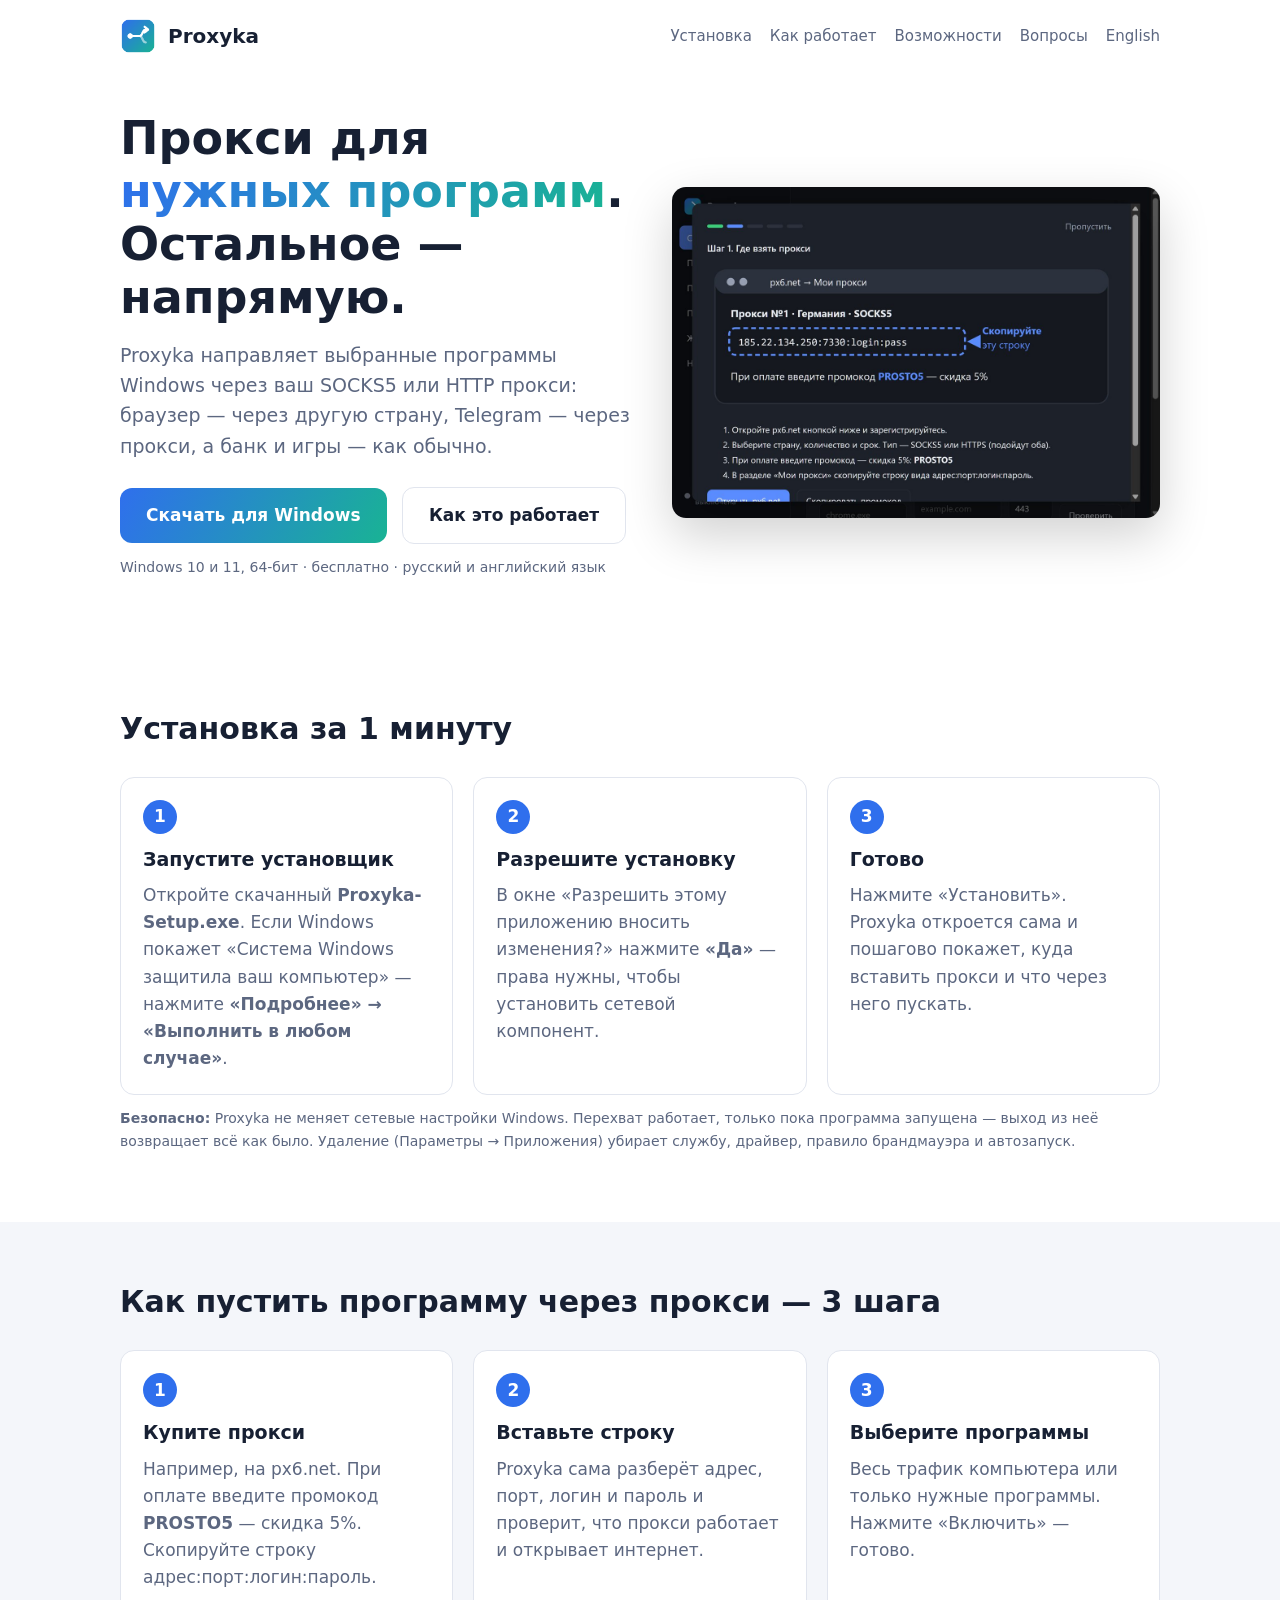
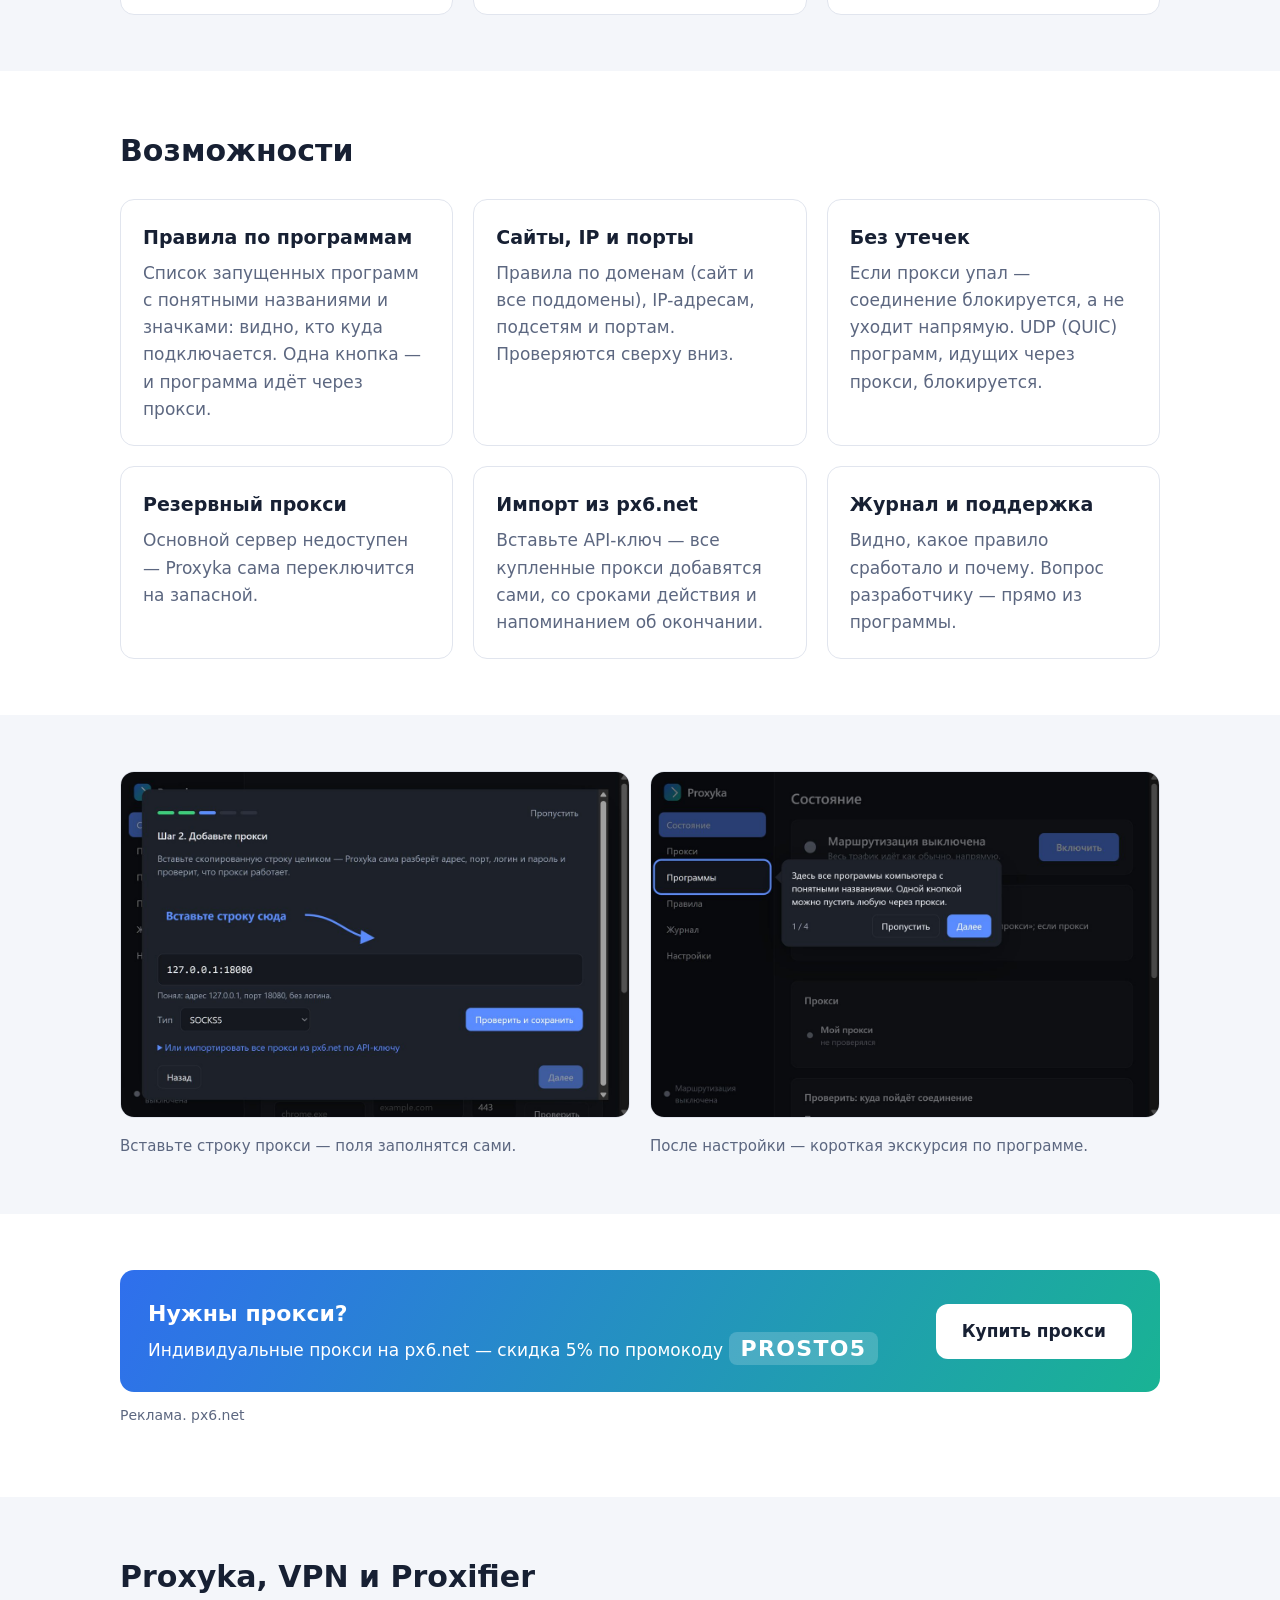
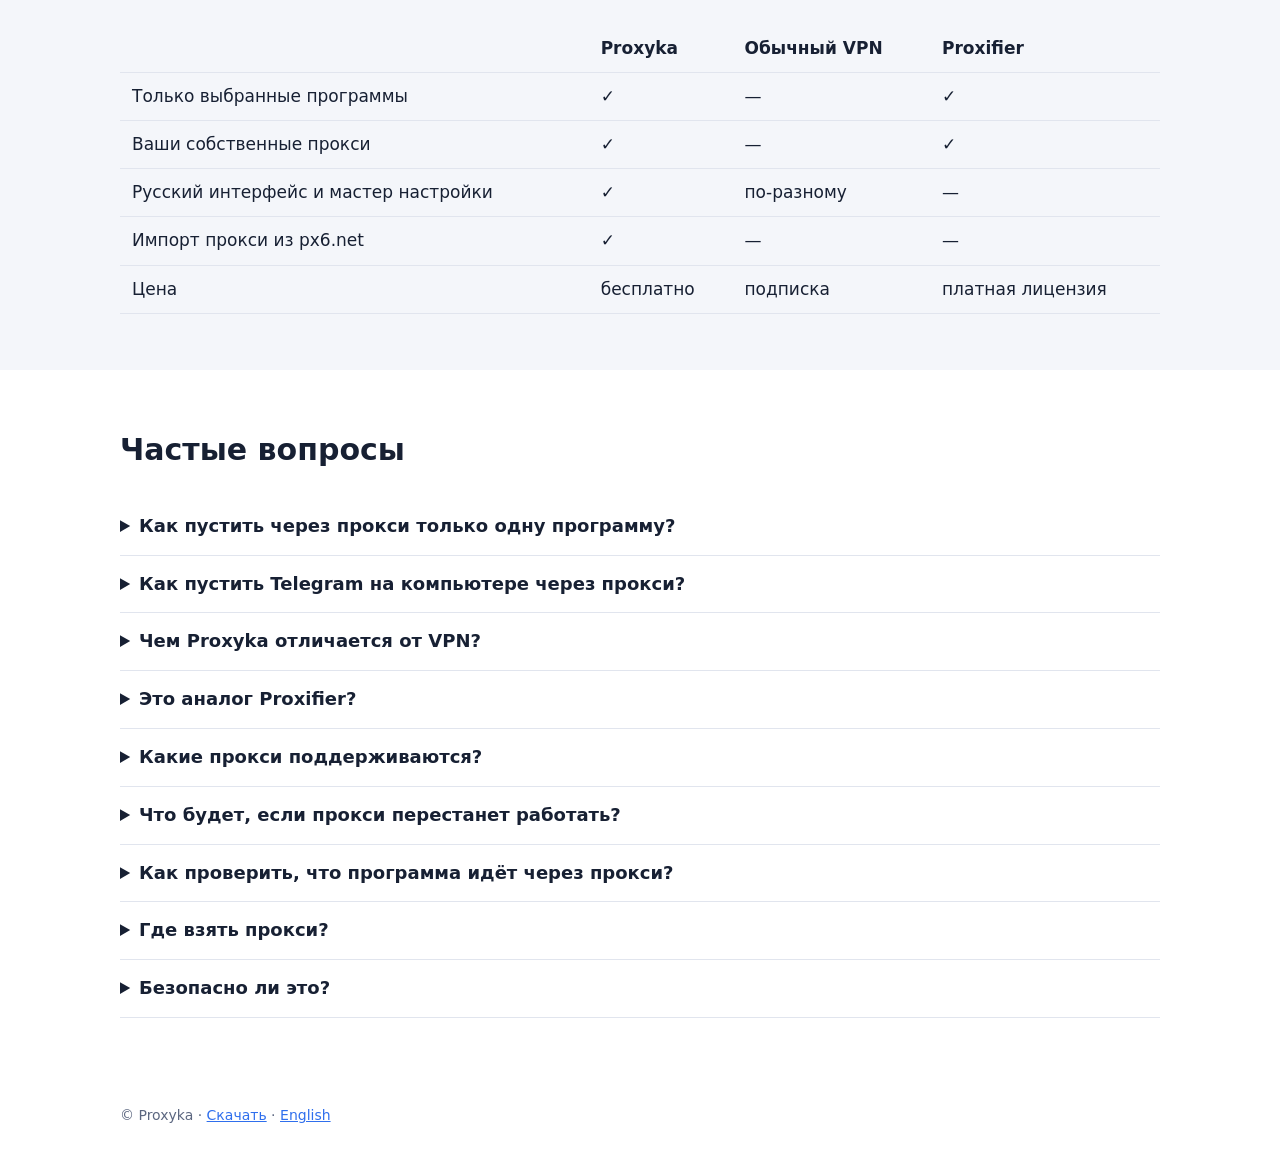
<file: docs/index.html>
<!doctype html>
<html lang="ru">
<head>
  <meta charset="utf-8">
  <meta name="viewport" content="width=device-width, initial-scale=1">
  <title>Proxyka — прокси для отдельных программ Windows (SOCKS5, HTTP)</title>
  <meta name="description" content="Proxyka направляет выбранные программы Windows через ваш прокси SOCKS5 или HTTP, а остальные — напрямую. Правила по программам, сайтам и портам, защита от утечек, импорт прокси из px6.net. Простая альтернатива Proxifier на русском.">
  <link rel="canonical" href="https://dartygad.github.io/proxyka-releases/">
  <link rel="alternate" hreflang="ru" href="https://dartygad.github.io/proxyka-releases/">
  <link rel="alternate" hreflang="en" href="https://dartygad.github.io/proxyka-releases/en/">
  <link rel="icon" href="img/favicon.png">
  <meta property="og:type" content="website">
  <meta property="og:title" content="Proxyka — прокси для отдельных программ Windows">
  <meta property="og:description" content="Нужные программы — через прокси, остальные — напрямую. Настройка за 2 минуты.">
  <meta property="og:image" content="https://dartygad.github.io/proxyka-releases/img/shot-buy.jpg">
  <meta property="og:url" content="https://dartygad.github.io/proxyka-releases/">
  <link rel="stylesheet" href="site.css">
  <script type="application/ld+json">
  {
    "@context": "https://schema.org",
    "@type": "SoftwareApplication",
    "name": "Proxyka",
    "operatingSystem": "Windows 10, Windows 11",
    "applicationCategory": "NetworkingApplication",
    "description": "Программа для Windows, которая направляет трафик выбранных программ через прокси SOCKS5 или HTTP по правилам.",
    "offers": { "@type": "Offer", "price": "0", "priceCurrency": "RUB" },
    "downloadUrl": "https://github.com/dartygad/proxyka-releases/releases/latest/download/Proxyka-Setup.exe",
    "inLanguage": ["ru", "en"]
  }
  </script>
  <script type="application/ld+json">
  {
    "@context": "https://schema.org",
    "@type": "FAQPage",
    "mainEntity": [
      { "@type": "Question", "name": "Как пустить через прокси только одну программу?", "acceptedAnswer": { "@type": "Answer", "text": "Установите Proxyka, добавьте прокси (вставьте строку адрес:порт:логин:пароль), откройте раздел «Программы» и нажмите «Через прокси» напротив нужной программы. Остальные программы продолжат работать напрямую." } },
      { "@type": "Question", "name": "Чем Proxyka отличается от VPN?", "acceptedAnswer": { "@type": "Answer", "text": "VPN пускает весь трафик компьютера через один сервер. Proxyka работает с вашими прокси и позволяет выбрать, какие программы, сайты и порты идут через прокси, а какие напрямую." } },
      { "@type": "Question", "name": "Это аналог Proxifier?", "acceptedAnswer": { "@type": "Answer", "text": "Да, Proxyka решает ту же задачу — маршрутизацию программ через прокси по правилам, — но проще в настройке, на русском языке и с импортом прокси из px6.net." } },
      { "@type": "Question", "name": "Какие прокси поддерживаются?", "acceptedAnswer": { "@type": "Answer", "text": "SOCKS5 и HTTP(S) прокси с логином и паролем или без. Можно указать резервный прокси на случай сбоя основного." } },
      { "@type": "Question", "name": "Что будет, если прокси перестанет работать?", "acceptedAnswer": { "@type": "Answer", "text": "Вы сами выбираете: заблокировать соединение (трафик не уйдёт в обход прокси), пустить напрямую или переключиться на резервный прокси." } },
      { "@type": "Question", "name": "Где взять прокси?", "acceptedAnswer": { "@type": "Answer", "text": "Например, на px6.net — индивидуальные прокси разных стран. По промокоду PROSTO5 скидка 5%. Proxyka умеет импортировать купленные там прокси по API-ключу." } }
    ]
  }
  </script>
</head>
<body>
  <div class="wrap">
    <header class="top">
      <img src="img/logo.png" alt="">
      <span class="brand">Proxyka</span>
      <nav><a href="#install">Установка</a><a href="#how">Как работает</a><a href="#features">Возможности</a><a href="#faq">Вопросы</a><a href="en/">English</a></nav>
    </header>

    <div class="hero">
      <div>
        <h1>Прокси для <span>нужных программ</span>. Остальное — напрямую.</h1>
        <p class="lead">Proxyka направляет выбранные программы Windows через ваш SOCKS5 или HTTP прокси: браузер — через другую страну, Telegram — через прокси, а банк и игры — как обычно.</p>
        <a class="btn primary" href="https://github.com/dartygad/proxyka-releases/releases/latest/download/Proxyka-Setup.exe">Скачать для Windows</a>
        <a class="btn ghost" href="#how">Как это работает</a>
        <p class="note">Windows 10 и 11, 64-бит · бесплатно · русский и английский язык</p>
      </div>
      <img src="img/shot-buy.jpg" alt="Мастер первого запуска Proxyka: где купить прокси и что скопировать" width="1200" height="814">
    </div>
  </div>

  <section id="install">
    <div class="wrap">
      <h2>Установка за 1 минуту</h2>
      <div class="grid3">
        <div class="card"><div class="step-num">1</div><h3>Запустите установщик</h3><p>Откройте скачанный <b>Proxyka-Setup.exe</b>. Если Windows покажет «Система Windows защитила ваш компьютер» — нажмите <b>«Подробнее» → «Выполнить в любом случае»</b>.</p></div>
        <div class="card"><div class="step-num">2</div><h3>Разрешите установку</h3><p>В окне «Разрешить этому приложению вносить изменения?» нажмите <b>«Да»</b> — права нужны, чтобы установить сетевой компонент.</p></div>
        <div class="card"><div class="step-num">3</div><h3>Готово</h3><p>Нажмите «Установить». Proxyka откроется сама и пошагово покажет, куда вставить прокси и что через него пускать.</p></div>
      </div>
      <p class="note"><b>Безопасно:</b> Proxyka не меняет сетевые настройки Windows. Перехват работает, только пока программа запущена — выход из неё возвращает всё как было. Удаление (Параметры → Приложения) убирает службу, драйвер, правило брандмауэра и автозапуск.</p>
    </div>
  </section>

  <section class="soft" id="how">
    <div class="wrap">
      <h2>Как пустить программу через прокси — 3 шага</h2>
      <div class="grid3">
        <div class="card"><div class="step-num">1</div><h3>Купите прокси</h3><p>Например, на px6.net. При оплате введите промокод <b>PROSTO5</b> — скидка 5%. Скопируйте строку адрес:порт:логин:пароль.</p></div>
        <div class="card"><div class="step-num">2</div><h3>Вставьте строку</h3><p>Proxyka сама разберёт адрес, порт, логин и пароль и проверит, что прокси работает и открывает интернет.</p></div>
        <div class="card"><div class="step-num">3</div><h3>Выберите программы</h3><p>Весь трафик компьютера или только нужные программы. Нажмите «Включить» — готово.</p></div>
      </div>
    </div>
  </section>

  <section id="features">
    <div class="wrap">
      <h2>Возможности</h2>
      <div class="grid3">
        <div class="card"><h3>Правила по программам</h3><p>Список запущенных программ с понятными названиями и значками: видно, кто куда подключается. Одна кнопка — и программа идёт через прокси.</p></div>
        <div class="card"><h3>Сайты, IP и порты</h3><p>Правила по доменам (сайт и все поддомены), IP-адресам, подсетям и портам. Проверяются сверху вниз.</p></div>
        <div class="card"><h3>Без утечек</h3><p>Если прокси упал — соединение блокируется, а не уходит напрямую. UDP (QUIC) программ, идущих через прокси, блокируется.</p></div>
        <div class="card"><h3>Резервный прокси</h3><p>Основной сервер недоступен — Proxyka сама переключится на запасной.</p></div>
        <div class="card"><h3>Импорт из px6.net</h3><p>Вставьте API-ключ — все купленные прокси добавятся сами, со сроками действия и напоминанием об окончании.</p></div>
        <div class="card"><h3>Журнал и поддержка</h3><p>Видно, какое правило сработало и почему. Вопрос разработчику — прямо из программы.</p></div>
      </div>
    </div>
  </section>

  <section class="soft">
    <div class="wrap shots">
      <figure><img src="img/shot-paste.jpg" alt="Вставка строки прокси: адрес, порт, логин и пароль разбираются автоматически" loading="lazy" width="1200" height="814"><figcaption>Вставьте строку прокси — поля заполнятся сами.</figcaption></figure>
      <figure><img src="img/shot-tour.jpg" alt="Подсказки по интерфейсу Proxyka после первой настройки" loading="lazy" width="1200" height="814"><figcaption>После настройки — короткая экскурсия по программе.</figcaption></figure>
    </div>
  </section>

  <section>
    <div class="wrap">
      <div class="promo">
        <div><div style="font-size:22px;font-weight:700">Нужны прокси?</div><div>Индивидуальные прокси на px6.net — скидка 5% по промокоду <b class="code">PROSTO5</b></div></div>
        <a class="btn" href="https://px6.net/?r=1061962" rel="sponsored noopener">Купить прокси</a>
      </div>
      <p class="note">Реклама. px6.net</p>
    </div>
  </section>

  <section class="soft">
    <div class="wrap">
      <h2>Proxyka, VPN и Proxifier</h2>
      <table class="cmp">
        <tr><th></th><th>Proxyka</th><th>Обычный VPN</th><th>Proxifier</th></tr>
        <tr><td>Только выбранные программы</td><td>✓</td><td>—</td><td>✓</td></tr>
        <tr><td>Ваши собственные прокси</td><td>✓</td><td>—</td><td>✓</td></tr>
        <tr><td>Русский интерфейс и мастер настройки</td><td>✓</td><td>по-разному</td><td>—</td></tr>
        <tr><td>Импорт прокси из px6.net</td><td>✓</td><td>—</td><td>—</td></tr>
        <tr><td>Цена</td><td>бесплатно</td><td>подписка</td><td>платная лицензия</td></tr>
      </table>
    </div>
  </section>

  <section id="faq">
    <div class="wrap">
      <h2>Частые вопросы</h2>
      <details><summary>Как пустить через прокси только одну программу?</summary><p>Установите Proxyka, добавьте прокси (вставьте строку адрес:порт:логин:пароль), откройте раздел «Программы» и нажмите «Через прокси» напротив нужной программы. Остальные программы продолжат работать напрямую.</p></details>
      <details><summary>Как пустить Telegram на компьютере через прокси?</summary><p>В разделе «Программы» найдите Telegram и нажмите «Через прокси». Если трафик Telegram не идёт — проверьте журнал: там видно, какое правило сработало.</p></details>
      <details><summary>Чем Proxyka отличается от VPN?</summary><p>VPN пускает весь трафик компьютера через один сервер. Proxyka работает с вашими прокси и позволяет выбрать, какие программы, сайты и порты идут через прокси, а какие напрямую.</p></details>
      <details><summary>Это аналог Proxifier?</summary><p>Да, Proxyka решает ту же задачу — маршрутизацию программ через прокси по правилам, — но проще в настройке, на русском языке и с импортом прокси из px6.net.</p></details>
      <details><summary>Какие прокси поддерживаются?</summary><p>SOCKS5 и HTTP(S) прокси с логином и паролем или без. Можно указать резервный прокси на случай сбоя основного.</p></details>
      <details><summary>Что будет, если прокси перестанет работать?</summary><p>Вы сами выбираете: заблокировать соединение (трафик не уйдёт в обход прокси), пустить напрямую или переключиться на резервный прокси.</p></details>
      <details><summary>Как проверить, что программа идёт через прокси?</summary><p>Откройте в браузере 2ip.ru — там будет адрес и страна прокси. В журнале Proxyka видно каждое соединение и выбранный путь.</p></details>
      <details><summary>Где взять прокси?</summary><p>Например, на px6.net — индивидуальные прокси разных стран. По промокоду PROSTO5 скидка 5%. Proxyka умеет импортировать купленные там прокси по API-ключу.</p></details>
      <details><summary>Безопасно ли это?</summary><p>Пароли от прокси хранятся зашифрованными средствами Windows и не попадают в журналы. Обновления подписаны цифровым ключом: подделанное обновление программа не установит.</p></details>
    </div>
  </section>

  <footer>
    <div class="wrap">© Proxyka · <a href="https://github.com/dartygad/proxyka-releases/releases/latest/download/Proxyka-Setup.exe">Скачать</a> · <a href="en/">English</a></div>
  </footer>
</body>
</html>
</file>
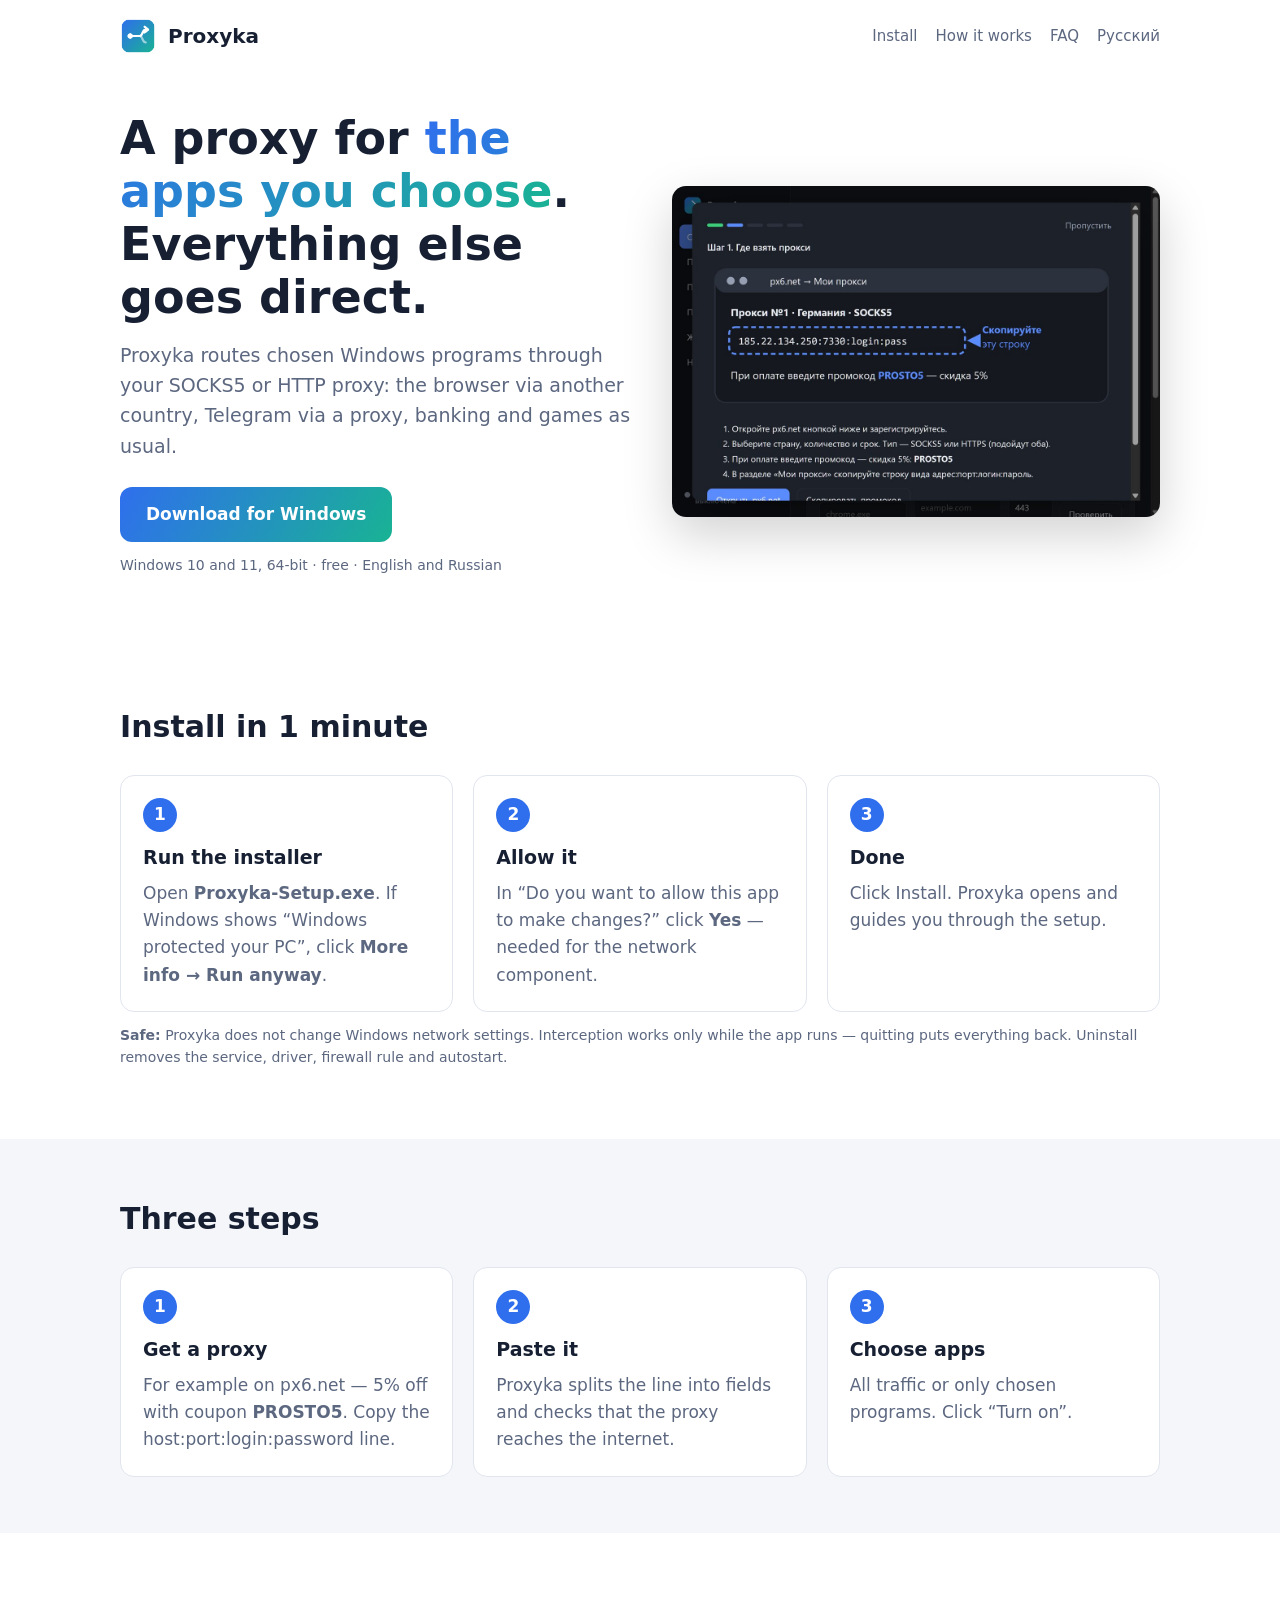
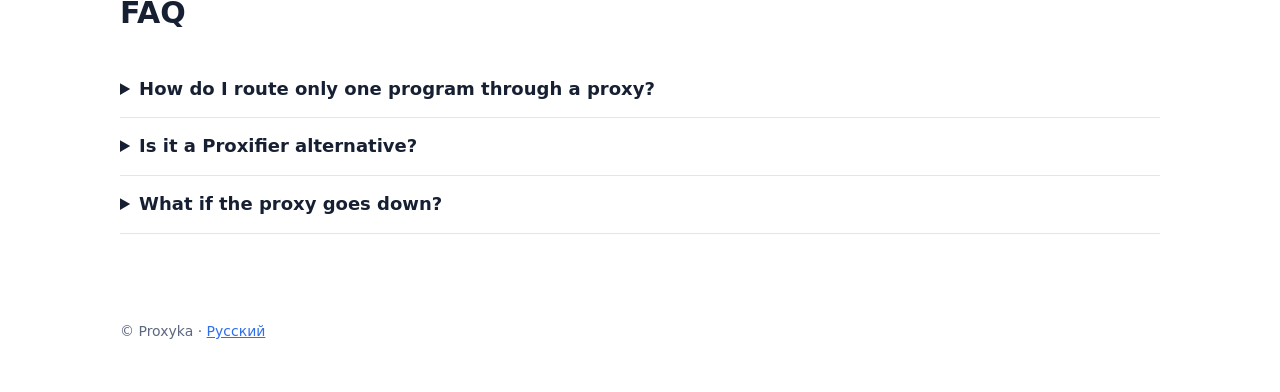
<file: docs/en/index.html>
<!doctype html>
<html lang="en">
<head>
  <meta charset="utf-8">
  <meta name="viewport" content="width=device-width, initial-scale=1">
  <title>Proxyka — route chosen Windows apps through a proxy (SOCKS5, HTTP)</title>
  <meta name="description" content="Proxyka sends chosen Windows programs through your SOCKS5 or HTTP proxy and leaves the rest direct. Rules by app, domain and port, leak protection, backup proxy. A simple Proxifier alternative.">
  <link rel="canonical" href="https://dartygad.github.io/proxyka-releases/en/">
  <link rel="alternate" hreflang="ru" href="https://dartygad.github.io/proxyka-releases/">
  <link rel="alternate" hreflang="en" href="https://dartygad.github.io/proxyka-releases/en/">
  <link rel="icon" href="../img/favicon.png">
  <meta property="og:title" content="Proxyka — route chosen Windows apps through a proxy">
  <meta property="og:description" content="The apps you choose go via your proxy, the rest go direct. Two-minute setup.">
  <meta property="og:image" content="https://dartygad.github.io/proxyka-releases/img/shot-buy.jpg">
  <link rel="stylesheet" href="../site.css">
  <script type="application/ld+json">
  {
    "@context": "https://schema.org",
    "@type": "SoftwareApplication",
    "name": "Proxyka",
    "operatingSystem": "Windows 10, Windows 11",
    "applicationCategory": "NetworkingApplication",
    "description": "A Windows app that routes chosen programs through SOCKS5 or HTTP proxies by rules.",
    "offers": { "@type": "Offer", "price": "0", "priceCurrency": "USD" },
    "downloadUrl": "https://github.com/dartygad/proxyka-releases/releases/latest/download/Proxyka-Setup.exe"
  }
  </script>
</head>
<body>
  <div class="wrap">
    <header class="top">
      <img src="../img/logo.png" alt="">
      <span class="brand">Proxyka</span>
      <nav><a href="#install">Install</a><a href="#how">How it works</a><a href="#faq">FAQ</a><a href="../">Русский</a></nav>
    </header>
    <div class="hero">
      <div>
        <h1>A proxy for <span>the apps you choose</span>. Everything else goes direct.</h1>
        <p class="lead">Proxyka routes chosen Windows programs through your SOCKS5 or HTTP proxy: the browser via another country, Telegram via a proxy, banking and games as usual.</p>
        <a class="btn primary" href="https://github.com/dartygad/proxyka-releases/releases/latest/download/Proxyka-Setup.exe">Download for Windows</a>
        <p class="note">Windows 10 and 11, 64-bit · free · English and Russian</p>
      </div>
      <img src="../img/shot-buy.jpg" alt="Proxyka first-run wizard" width="1200" height="814">
    </div>
  </div>
  <section id="install">
    <div class="wrap">
      <h2>Install in 1 minute</h2>
      <div class="grid3">
        <div class="card"><div class="step-num">1</div><h3>Run the installer</h3><p>Open <b>Proxyka-Setup.exe</b>. If Windows shows “Windows protected your PC”, click <b>More info → Run anyway</b>.</p></div>
        <div class="card"><div class="step-num">2</div><h3>Allow it</h3><p>In “Do you want to allow this app to make changes?” click <b>Yes</b> — needed for the network component.</p></div>
        <div class="card"><div class="step-num">3</div><h3>Done</h3><p>Click Install. Proxyka opens and guides you through the setup.</p></div>
      </div>
      <p class="note"><b>Safe:</b> Proxyka does not change Windows network settings. Interception works only while the app runs — quitting puts everything back. Uninstall removes the service, driver, firewall rule and autostart.</p>
    </div>
  </section>

  <section class="soft" id="how">
    <div class="wrap">
      <h2>Three steps</h2>
      <div class="grid3">
        <div class="card"><div class="step-num">1</div><h3>Get a proxy</h3><p>For example on px6.net — 5% off with coupon <b>PROSTO5</b>. Copy the host:port:login:password line.</p></div>
        <div class="card"><div class="step-num">2</div><h3>Paste it</h3><p>Proxyka splits the line into fields and checks that the proxy reaches the internet.</p></div>
        <div class="card"><div class="step-num">3</div><h3>Choose apps</h3><p>All traffic or only chosen programs. Click “Turn on”.</p></div>
      </div>
    </div>
  </section>
  <section id="faq">
    <div class="wrap">
      <h2>FAQ</h2>
      <details><summary>How do I route only one program through a proxy?</summary><p>Add your proxy, open “Programs” and click “Via proxy” next to the program. Everything else stays direct.</p></details>
      <details><summary>Is it a Proxifier alternative?</summary><p>Yes — it solves the same task with a simpler setup, a wizard and px6.net import.</p></details>
      <details><summary>What if the proxy goes down?</summary><p>You choose: block the connection (no leaks), go direct, or switch to a backup proxy.</p></details>
    </div>
  </section>
  <footer><div class="wrap">© Proxyka · <a href="../">Русский</a></div></footer>
</body>
</html>
</file>
<file: docs/site.css>
:root {
  --bg: #ffffff; --soft: #f4f6fa; --text: #172033; --muted: #5c6780; --line: #e1e5ee;
  --accent: #2f6fed; --accent2: #19b394; --radius: 14px;
}
@media (prefers-color-scheme: dark) {
  :root { --bg: #12151b; --soft: #1a1f28; --text: #e8ebf1; --muted: #9aa3b5; --line: #2a303b; --accent: #5b8cff; }
}
* { box-sizing: border-box; }
html { scroll-behavior: smooth; }
body { margin: 0; background: var(--bg); color: var(--text); font: 17px/1.6 "Segoe UI", system-ui, -apple-system, sans-serif; }
a { color: var(--accent); }
.wrap { max-width: 1080px; margin: 0 auto; padding: 0 20px; }
header.top { display: flex; align-items: center; gap: 12px; padding: 18px 0; }
header.top img { width: 36px; height: 36px; }
header.top .brand { font-weight: 700; font-size: 20px; }
header.top nav { margin-left: auto; display: flex; gap: 18px; font-size: 15px; }
header.top nav a { color: var(--muted); text-decoration: none; }
.hero { display: grid; grid-template-columns: 1.05fr 1fr; gap: 40px; align-items: center; padding: 40px 0 56px; }
.hero h1 { font-size: clamp(30px, 4.4vw, 46px); line-height: 1.15; margin: 0 0 16px; }
.hero h1 span { background: linear-gradient(120deg, var(--accent), var(--accent2)); -webkit-background-clip: text; background-clip: text; color: transparent; }
.hero p.lead { font-size: 19px; color: var(--muted); margin: 0 0 26px; }
.hero img { width: 100%; height: auto; border-radius: var(--radius); box-shadow: 0 18px 50px rgba(0, 0, 0, .18); }
.btn { display: inline-block; padding: 14px 26px; border-radius: 12px; font-weight: 600; text-decoration: none; }
.btn.primary { background: linear-gradient(120deg, var(--accent), var(--accent2)); color: #fff; }
.btn.ghost { border: 1px solid var(--line); color: var(--text); margin-left: 10px; }
.note { font-size: 14px; color: var(--muted); margin-top: 12px; }
section { padding: 56px 0; }
section.soft { background: var(--soft); }
h2 { font-size: 30px; margin: 0 0 24px; }
.grid3 { display: grid; grid-template-columns: repeat(3, 1fr); gap: 20px; }
.card { background: var(--bg); border: 1px solid var(--line); border-radius: var(--radius); padding: 22px; }
.card h3 { margin: 0 0 8px; font-size: 19px; }
.card p { margin: 0; color: var(--muted); }
.step-num { width: 34px; height: 34px; border-radius: 50%; display: grid; place-items: center; font-weight: 700; color: #fff; background: var(--accent); margin-bottom: 10px; }
.shots { display: grid; grid-template-columns: 1fr 1fr; gap: 20px; }
.shots figure { margin: 0; }
.shots img { width: 100%; height: auto; border-radius: var(--radius); border: 1px solid var(--line); }
.shots figcaption { color: var(--muted); font-size: 15px; margin-top: 8px; }
.promo { display: flex; gap: 20px; align-items: center; justify-content: space-between; border-radius: var(--radius); padding: 26px 28px; color: #fff; background: linear-gradient(120deg, var(--accent), var(--accent2)); }
.promo b.code { font-size: 22px; letter-spacing: .06em; background: rgba(255, 255, 255, .18); padding: 4px 12px; border-radius: 8px; }
.promo .btn { background: #fff; color: #172033; }
details { border-bottom: 1px solid var(--line); padding: 14px 0; }
details summary { cursor: pointer; font-weight: 600; font-size: 18px; }
details p { color: var(--muted); margin: 10px 0 0; }
table.cmp { width: 100%; border-collapse: collapse; }
table.cmp th, table.cmp td { text-align: left; padding: 10px 12px; border-bottom: 1px solid var(--line); }
footer { padding: 30px 0 50px; color: var(--muted); font-size: 14px; }
@media (max-width: 860px) {
  .hero, .shots, .grid3 { grid-template-columns: 1fr; }
  header.top nav { display: none; }
  .promo { flex-direction: column; align-items: flex-start; }
  .btn.ghost { margin: 10px 0 0; }
}
</file>
